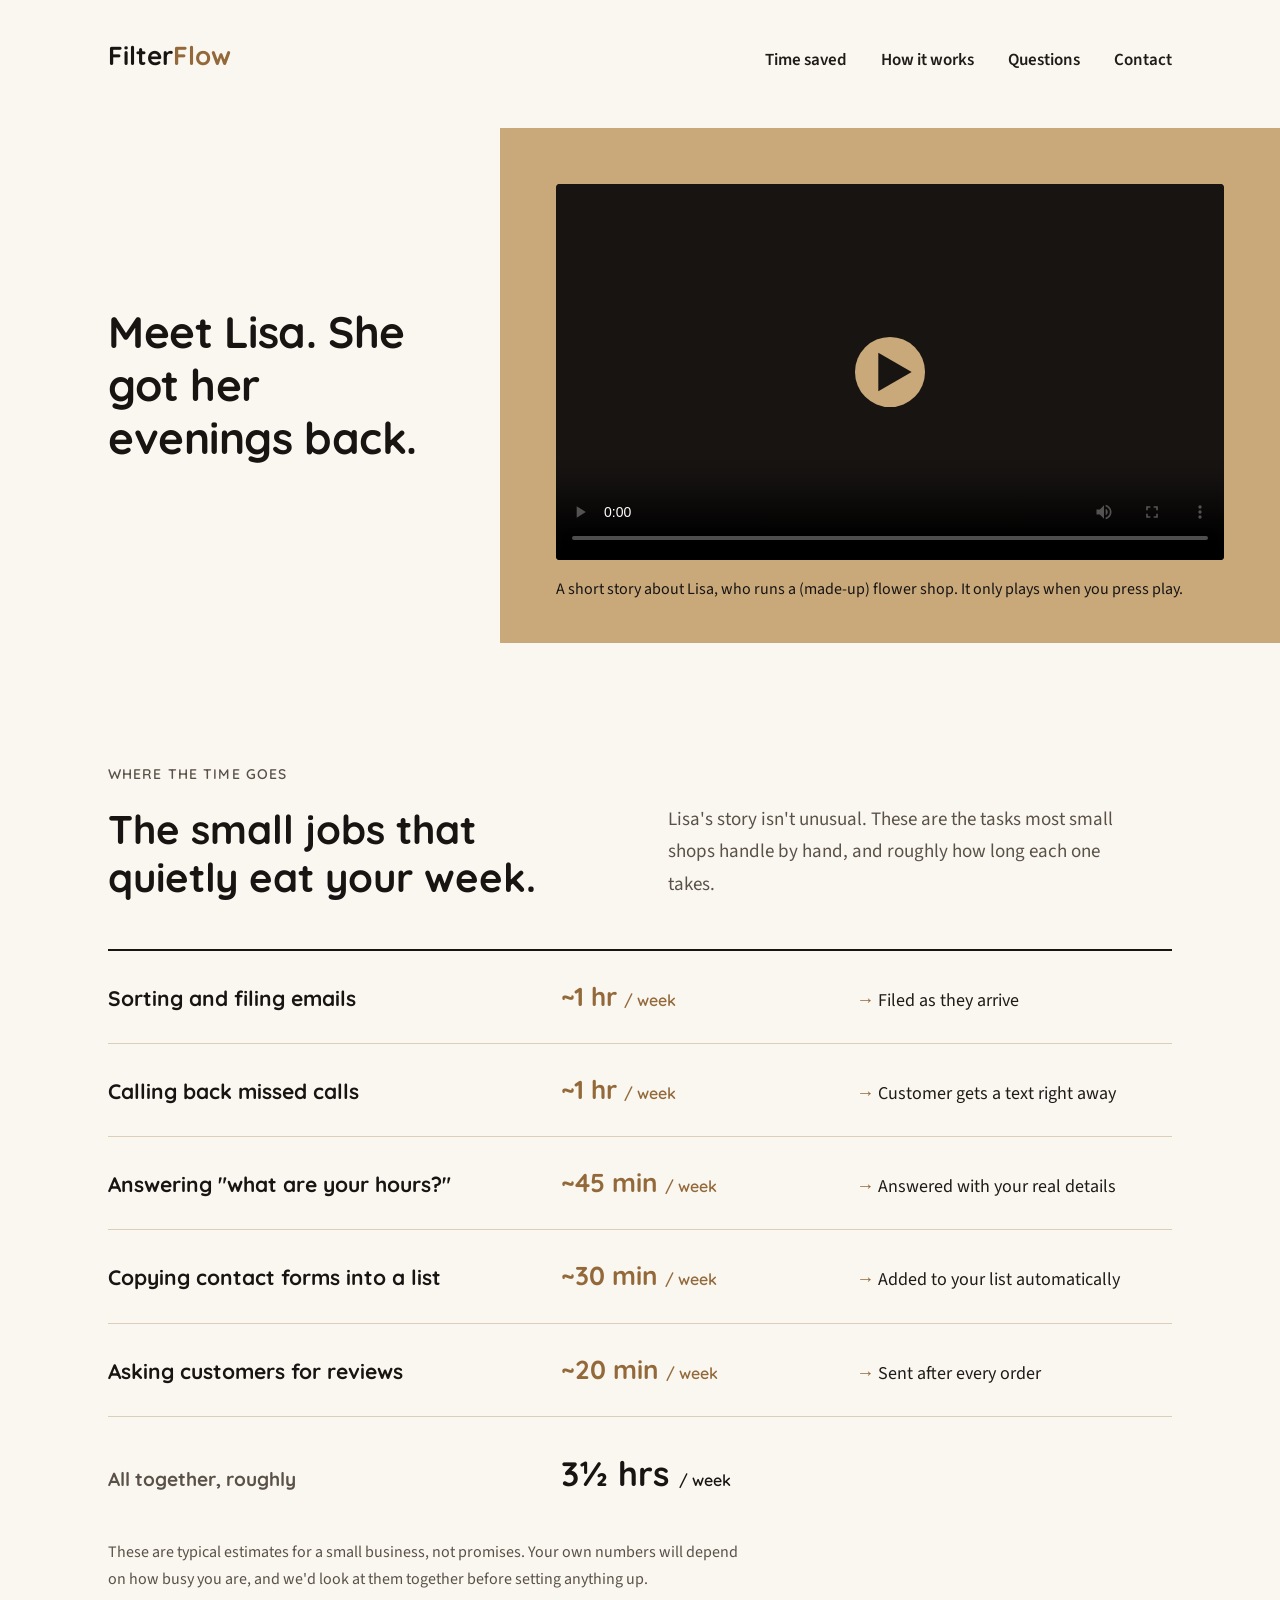
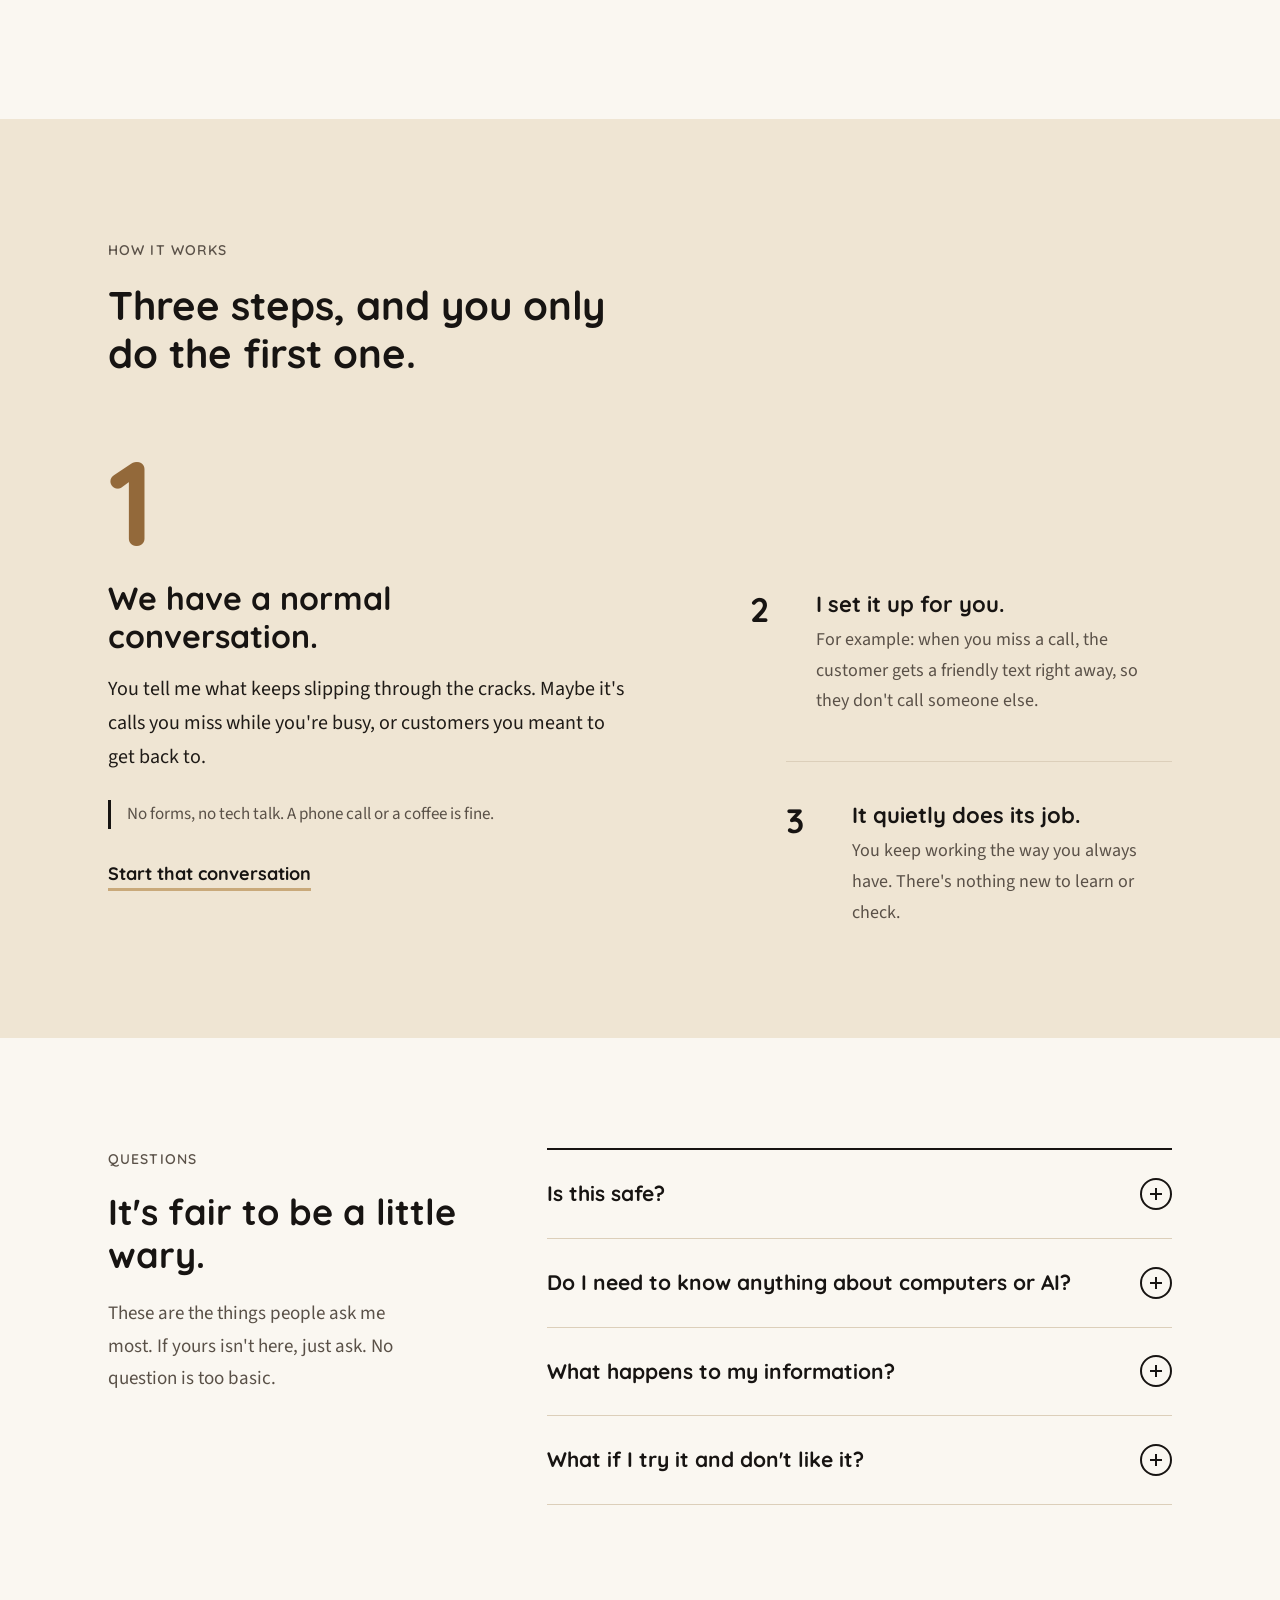
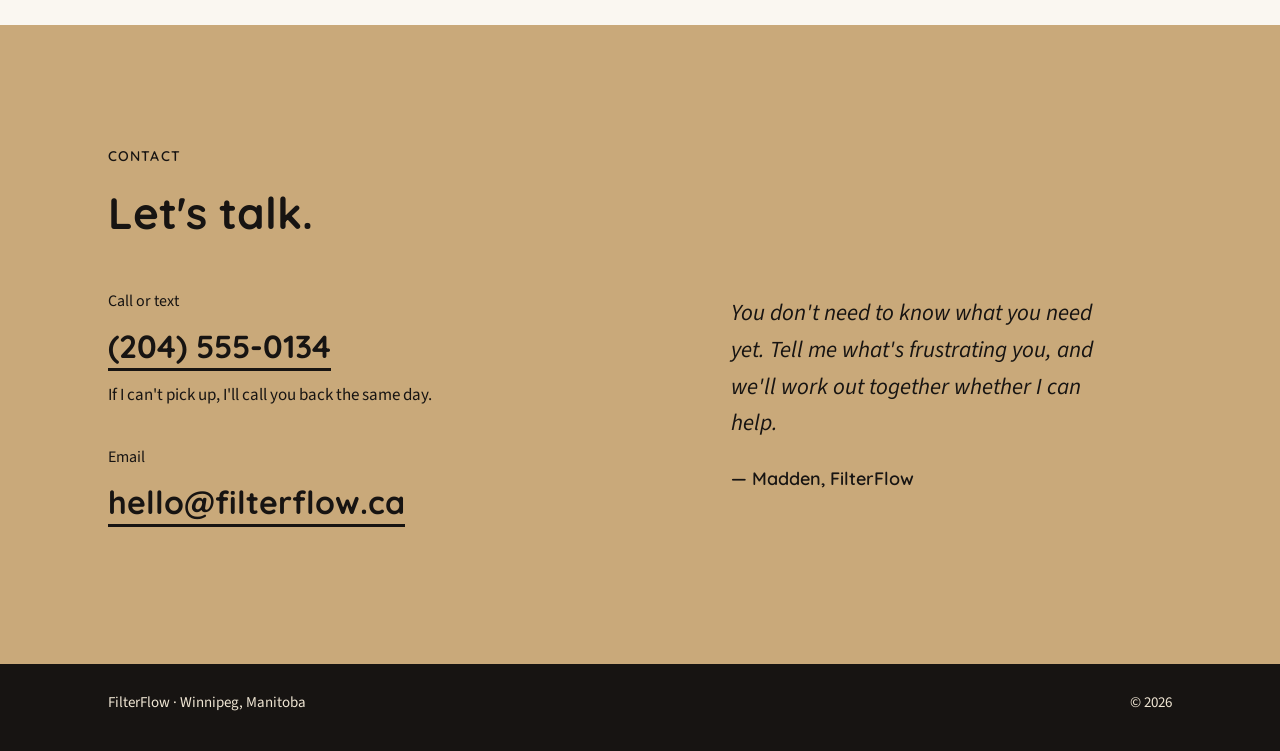
<file: index.html>
<!doctype html>
<html lang="en">
<head>
<meta charset="UTF-8" />
<meta name="viewport" content="width=device-width, initial-scale=1.0" />
<title>FilterFlow — Never miss a customer's call again</title>
<meta name="description" content="FilterFlow sets up small, simple helpers for local businesses so calls, messages and follow-ups stop slipping through the cracks. No technical knowledge needed." />

<link rel="preload" href="fonts/quicksand-normal.woff2" as="font" type="font/woff2" crossorigin>
<link rel="stylesheet" href="fonts/fonts.css">

<style>
  :root {
    --tan: #C9A97A;          /* main brand colour: big panels */
    --tan-deep: #93693A;     /* tan that stays readable as text on cream */
    --tan-light: #EFE5D3;    /* quiet section background */
    --cream: #FAF7F1;        /* page background */
    --black: #171412;        /* accents, headings */
    --ink: #1F1B17;          /* body text */
    --ink-soft: #5A5148;     /* secondary text */
    --rule: #DCCFBA;         /* thin dividers */

    --max: 1120px;
    --pad: 28px;
  }

  * { box-sizing: border-box; }
  html { scroll-behavior: smooth; }

  body {
    margin: 0;
    background: var(--cream);
    color: var(--ink);
    font-family: 'Source Sans 3', sans-serif;
    font-size: 19px;
    line-height: 1.7;
    overflow-x: clip;
  }

  h1, h2, h3 {
    font-family: 'Quicksand', sans-serif;
    font-weight: 700;
    color: var(--black);
    margin: 0;
    line-height: 1.2;
  }

  p { margin: 0 0 1em; }
  a { color: inherit; }

  :focus-visible {
    outline: 3px solid var(--black);
    outline-offset: 3px;
    border-radius: 2px;
  }

  .wrap {
    max-width: var(--max);
    margin: 0 auto;
    padding: 0 var(--pad);
  }

  .label {
    display: block;
    font-family: 'Quicksand', sans-serif;
    font-weight: 600;
    font-size: 14px;
    letter-spacing: 0.08em;
    text-transform: uppercase;
    color: var(--ink-soft);
    margin-bottom: 18px;
  }

  /* ---------- Header ---------- */

  .site-header .wrap {
    display: flex;
    align-items: baseline;
    justify-content: space-between;
    flex-wrap: wrap;
    gap: 12px 40px;
    padding-top: 34px;
    padding-bottom: 10px;
  }

  .wordmark {
    font-family: 'Quicksand', sans-serif;
    font-weight: 700;
    font-size: 26px;
    color: var(--black);
    text-decoration: none;
  }
  .wordmark span { color: var(--tan-deep); }

  .site-nav ul {
    list-style: none;
    display: flex;
    flex-wrap: wrap;
    gap: 8px 34px;
    margin: 0;
    padding: 0;
  }

  .site-nav a {
    font-weight: 600;
    font-size: 17px;
    color: var(--ink);
    text-decoration: none;
    padding: 4px 0;
    border-bottom: 2px solid transparent;
  }
  .site-nav a:hover { border-bottom-color: var(--tan); }

  /* ---------- HERO: short headline, video is the focus ---------- */

  .hero .wrap {
    display: grid;
    grid-template-columns: 4fr 8fr;
    gap: 56px;
    align-items: center;
    padding-top: 40px;
  }

  .hero h1 {
    font-size: 44px;
    letter-spacing: -0.01em;
  }

  /* Tan panel runs off the right edge of the screen */
  .hero-panel {
    background: var(--tan);
    margin-right: calc(-1 * var(--pad) - max(0px, (100vw - var(--max)) / 2));
    padding: 56px 56px 40px;
  }

  .video-wrap {
    max-width: 720px;
    background: var(--black);
    border-radius: 4px;
    overflow: hidden;
  }

  .video-wrap video {
    display: block;
    width: 100%;
    aspect-ratio: 16 / 9;
    background: var(--black);
  }

  .video-note {
    color: var(--black);
    font-size: 16px;
    margin: 16px 0 0;
    max-width: 720px;
  }

  /* ---------- TIME STATS ---------- */

  .stats .wrap { padding-top: 120px; padding-bottom: 110px; }

  .stats-head {
    display: grid;
    grid-template-columns: 1fr 1fr;
    gap: 56px;
    align-items: end;
    margin-bottom: 48px;
  }

  .stats h2 { font-size: 40px; max-width: 12em; }
  .stats-head p { color: var(--ink-soft); max-width: 24em; margin: 0; }

  .stat-list {
    list-style: none;
    margin: 0;
    padding: 0;
    border-top: 2px solid var(--black);
  }

  .stat-row {
    display: grid;
    grid-template-columns: 1.6fr 1fr 1.2fr;
    gap: 32px;
    align-items: baseline;
    padding: 24px 0;
    border-bottom: 1px solid var(--rule);
  }

  .stat-task {
    font-family: 'Quicksand', sans-serif;
    font-weight: 700;
    font-size: 21px;
    color: var(--black);
  }

  .stat-before {
    font-family: 'Quicksand', sans-serif;
    font-weight: 700;
    font-size: 26px;
    color: var(--tan-deep);
    white-space: nowrap;
  }
  .stat-before small {
    font-size: 16px;
    font-weight: 600;
  }

  .stat-after {
    font-size: 18px;
    color: var(--ink);
  }
  .stat-after::before {
    content: "→ ";
    color: var(--tan-deep);
    font-weight: 600;
  }

  .stat-total {
    display: grid;
    grid-template-columns: 1.6fr 1fr 1.2fr;
    gap: 32px;
    align-items: baseline;
    padding: 28px 0 0;
  }
  .stat-total .stat-task { font-size: 19px; color: var(--ink-soft); }
  .stat-total .stat-before { font-size: 34px; color: var(--black); }

  .fine-print {
    font-size: 16px;
    color: var(--ink-soft);
    margin-top: 36px;
    max-width: 40em;
  }

  /* ---------- HOW IT WORKS ---------- */

  .how { background: var(--tan-light); }
  .how .wrap { padding-top: 120px; padding-bottom: 110px; }

  .how h2 { font-size: 40px; max-width: 13em; }

  .how-grid {
    display: grid;
    grid-template-columns: 1.35fr 1fr;
    gap: 72px;
    margin-top: 64px;
  }

  .step-num {
    font-family: 'Quicksand', sans-serif;
    font-weight: 700;
    line-height: 1;
    display: block;
    color: var(--black);
  }

  /* Step 1 is the one a visitor acts on, so it carries the weight */
  .step-first .step-num { font-size: 120px; color: var(--tan-deep); margin-bottom: 18px; }
  .step-first h3 { font-size: 32px; margin-bottom: 16px; max-width: 12em; }
  .step-first p { font-size: 20px; max-width: 26em; }

  .step-first .aside {
    font-size: 17px;
    color: var(--ink-soft);
    border-left: 3px solid var(--black);
    padding-left: 16px;
    margin: 26px 0 30px;
  }

  .text-link {
    font-family: 'Quicksand', sans-serif;
    font-weight: 700;
    font-size: 18px;
    color: var(--black);
    text-decoration: none;
    border-bottom: 3px solid var(--tan);
    padding-bottom: 3px;
  }
  .text-link:hover { border-bottom-color: var(--black); }

  /* Steps 2 and 3 sit lower and quieter, like what naturally follows */
  .steps-after { padding-top: 150px; }

  .step-later + .step-later {
    margin-top: 44px;
    padding-top: 40px;
    border-top: 1px solid var(--rule);
    margin-left: 36px;
  }

  .step-later { display: grid; grid-template-columns: 48px 1fr; gap: 18px; }
  .step-later .step-num { font-size: 34px; padding-top: 2px; }
  .step-later h3 { font-size: 22px; margin-bottom: 8px; }
  .step-later p { font-size: 18px; color: var(--ink-soft); margin: 0; }

  /* ---------- FAQ ---------- */

  .faq .wrap {
    padding-top: 110px;
    padding-bottom: 120px;
    display: grid;
    grid-template-columns: 1fr 1.7fr;
    gap: 72px;
    align-items: start;
  }

  .faq h2 { font-size: 36px; margin-bottom: 22px; }
  .faq-side p { color: var(--ink-soft); max-width: 17em; }

  .faq-list { border-top: 2px solid var(--black); }

  details { border-bottom: 1px solid var(--rule); }

  summary {
    list-style: none;
    cursor: pointer;
    display: grid;
    grid-template-columns: 1fr 32px;
    gap: 20px;
    align-items: center;
    padding: 26px 0;
    font-family: 'Quicksand', sans-serif;
    font-weight: 700;
    font-size: 21px;
    color: var(--black);
  }
  summary::-webkit-details-marker { display: none; }

  .toggle {
    width: 32px;
    height: 32px;
    border: 2px solid var(--black);
    border-radius: 50%;
    position: relative;
  }
  .toggle::before, .toggle::after {
    content: "";
    position: absolute;
    left: 50%;
    top: 50%;
    background: var(--black);
    transform: translate(-50%, -50%);
  }
  .toggle::before { width: 12px; height: 2px; }
  .toggle::after  { width: 2px; height: 12px; }
  details[open] .toggle::after { display: none; }

  .answer { padding: 0 52px 28px 0; }
  .answer p { max-width: 34em; }
  .answer p:last-child { margin-bottom: 0; }

  /* ---------- CONTACT (tan) ---------- */

  .contact { background: var(--tan); }

  .contact .wrap {
    padding-top: 120px;
    padding-bottom: 100px;
    display: grid;
    grid-template-columns: 1.25fr 1fr;
    gap: 72px;
    align-items: start;
  }

  .contact .label { color: var(--black); }
  .contact h2 { font-size: 44px; margin-bottom: 48px; }

  .reach { margin-bottom: 34px; }
  .reach-kind {
    display: block;
    font-size: 16px;
    color: var(--black);
    margin-bottom: 4px;
  }
  .reach a {
    font-family: 'Quicksand', sans-serif;
    font-weight: 700;
    font-size: 32px;
    color: var(--black);
    text-decoration: none;
    border-bottom: 3px solid var(--black);
    padding-bottom: 2px;
    overflow-wrap: anywhere;
  }
  .reach a:hover { border-bottom-color: var(--cream); }

  .reach-hours { color: var(--black); font-size: 17px; margin-top: 8px; }

  .closing { padding-top: 150px; }
  .closing p {
    font-size: 23px;
    line-height: 1.6;
    font-style: italic;
    color: var(--black);
    max-width: 17em;
  }
  .closing .sig {
    font-family: 'Quicksand', sans-serif;
    font-weight: 600;
    font-style: normal;
    font-size: 18px;
  }

  .site-footer { background: var(--black); color: var(--tan-light); font-size: 15px; }
  .site-footer .wrap {
    padding-top: 26px;
    padding-bottom: 36px;
    display: flex;
    justify-content: space-between;
    flex-wrap: wrap;
    gap: 8px 24px;
  }

  /* ---------- Smaller screens ---------- */

  @media (max-width: 960px) {
    .hero .wrap,
    .stats-head,
    .how-grid,
    .faq .wrap,
    .contact .wrap { grid-template-columns: 1fr; }

    .hero .wrap { gap: 32px; padding-top: 48px; }
    .hero-panel { padding: 32px 28px 28px; }
    .stats-head { gap: 20px; }
    .steps-after { padding-top: 0; }
    .closing { padding-top: 0; }
    .faq .wrap, .contact .wrap { gap: 40px; }
  }

  @media (max-width: 720px) {
    .stat-row, .stat-total {
      grid-template-columns: 1fr auto;
      gap: 4px 20px;
    }
    .stat-row .stat-after { grid-column: 1 / -1; }
    .stat-total { grid-template-columns: 1fr auto; }
  }

  @media (max-width: 640px) {
    :root { --pad: 20px; }
    body { font-size: 18px; }
    .hero h1 { font-size: 34px; }
    .stats h2, .how h2 { font-size: 31px; }
    .faq h2 { font-size: 30px; }
    .contact h2 { font-size: 34px; }
    .stats .wrap, .how .wrap, .faq .wrap, .contact .wrap { padding-top: 72px; padding-bottom: 72px; }
    .stat-task { font-size: 19px; }
    .stat-before { font-size: 22px; }
    .stat-total .stat-before { font-size: 28px; }
    .step-first .step-num { font-size: 84px; }
    .step-first h3 { font-size: 27px; }
    .reach a { font-size: 25px; }
    .closing p { font-size: 20px; }
    .step-later + .step-later { margin-left: 0; }
    summary { font-size: 19px; }
    .answer { padding-right: 0; }
    .site-nav ul { gap: 6px 22px; }
    .site-nav a { font-size: 16px; }
  }
</style>
</head>
<body>

<!-- ================= HEADER ================= -->
<header class="site-header">
  <div class="wrap">
    <a class="wordmark" href="#top" id="top">Filter<span>Flow</span></a>
    <nav class="site-nav" aria-label="Main">
      <ul>
        <li><a href="#time">Time saved</a></li>
        <li><a href="#how-it-works">How it works</a></li>
        <li><a href="#questions">Questions</a></li>
        <li><a href="#contact">Contact</a></li>
      </ul>
    </nav>
  </div>
</header>

<!-- ================= HERO ================= -->
<section class="hero" aria-label="Introduction">
  <div class="wrap">
    <h1>Meet Lisa. She got her evenings back.</h1>

    <div class="hero-panel">
      <div class="video-wrap">
        <!--
          PLACEHOLDER VIDEO: the Lisa flower-shop story.
          When it's ready, add it like this inside the <video> tag:
            <source src="lisa-flower-shop.mp4" type="video/mp4">
          It will NOT autoplay. Visitors press play themselves.
        -->
        <video controls preload="none" playsinline
          poster="data:image/svg+xml,%3Csvg xmlns='http://www.w3.org/2000/svg' viewBox='0 0 1600 900'%3E%3Crect width='1600' height='900' fill='%23171412'/%3E%3Ccircle cx='800' cy='450' r='84' fill='%23C9A97A'/%3E%3Cpolygon points='772,404 772,496 852,450' fill='%23171412'/%3E%3C/svg%3E">
          Your browser can't play this video. You can still reach me using the phone number or email further down the page.
        </video>
      </div>
      <p class="video-note">A short story about Lisa, who runs a (made-up) flower shop. It only plays when you press play.</p>
    </div>
  </div>
</section>

<!-- ================= TIME SAVED ================= -->
<section class="stats" id="time">
  <div class="wrap">
    <div class="stats-head">
      <div>
        <span class="label">Where the time goes</span>
        <h2>The small jobs that quietly eat your week.</h2>
      </div>
      <p>Lisa's story isn't unusual. These are the tasks most small shops handle by hand, and roughly how long each one takes.</p>
    </div>

    <ul class="stat-list">
      <li class="stat-row">
        <span class="stat-task">Sorting and filing emails</span>
        <span class="stat-before">~1 hr <small>/ week</small></span>
        <span class="stat-after">Filed as they arrive</span>
      </li>
      <li class="stat-row">
        <span class="stat-task">Calling back missed calls</span>
        <span class="stat-before">~1 hr <small>/ week</small></span>
        <span class="stat-after">Customer gets a text right away</span>
      </li>
      <li class="stat-row">
        <span class="stat-task">Answering "what are your hours?"</span>
        <span class="stat-before">~45 min <small>/ week</small></span>
        <span class="stat-after">Answered with your real details</span>
      </li>
      <li class="stat-row">
        <span class="stat-task">Copying contact forms into a list</span>
        <span class="stat-before">~30 min <small>/ week</small></span>
        <span class="stat-after">Added to your list automatically</span>
      </li>
      <li class="stat-row">
        <span class="stat-task">Asking customers for reviews</span>
        <span class="stat-before">~20 min <small>/ week</small></span>
        <span class="stat-after">Sent after every order</span>
      </li>
    </ul>

    <div class="stat-total">
      <span class="stat-task">All together, roughly</span>
      <span class="stat-before">3½ hrs <small>/ week</small></span>
    </div>

    <p class="fine-print">These are typical estimates for a small business, not promises. Your own numbers will depend on how busy you are, and we'd look at them together before setting anything up.</p>
  </div>
</section>

<!-- ================= HOW IT WORKS ================= -->
<section class="how" id="how-it-works">
  <div class="wrap">
    <span class="label">How it works</span>
    <h2>Three steps, and you only do the first one.</h2>

    <div class="how-grid">
      <div class="step-first">
        <span class="step-num" aria-hidden="true">1</span>
        <h3>We have a normal conversation.</h3>
        <p>You tell me what keeps slipping through the cracks. Maybe it's calls you miss while you're busy, or customers you meant to get back to.</p>
        <p class="aside">No forms, no tech talk. A phone call or a coffee is fine.</p>
        <a class="text-link" href="#contact">Start that conversation</a>
      </div>

      <div class="steps-after">
        <div class="step-later">
          <span class="step-num" aria-hidden="true">2</span>
          <div>
            <h3>I set it up for you.</h3>
            <p>For example: when you miss a call, the customer gets a friendly text right away, so they don't call someone else.</p>
          </div>
        </div>

        <div class="step-later">
          <span class="step-num" aria-hidden="true">3</span>
          <div>
            <h3>It quietly does its job.</h3>
            <p>You keep working the way you always have. There's nothing new to learn or check.</p>
          </div>
        </div>
      </div>
    </div>
  </div>
</section>

<!-- ================= QUESTIONS ================= -->
<section class="faq" id="questions">
  <div class="wrap">
    <div class="faq-side">
      <span class="label">Questions</span>
      <h2>It's fair to be a little wary.</h2>
      <p>These are the things people ask me most. If yours isn't here, just ask. No question is too basic.</p>
    </div>

    <div class="faq-list">
      <details>
        <summary>Is this safe?<span class="toggle" aria-hidden="true"></span></summary>
        <div class="answer">
          <p>Yes. When anything connects to your email or phone, you sign in yourself on that company's own official screen, like Google's or Microsoft's.</p>
          <p>I never see your password. You can switch the connection off yourself, any time.</p>
        </div>
      </details>

      <details>
        <summary>Do I need to know anything about computers or AI?<span class="toggle" aria-hidden="true"></span></summary>
        <div class="answer">
          <p>No. I do all the setting up. After that, there's nothing for you to open, learn or keep an eye on.</p>
          <p>If something ever needs your attention, I'll explain it in plain words.</p>
        </div>
      </details>

      <details>
        <summary>What happens to my information?<span class="toggle" aria-hidden="true"></span></summary>
        <div class="answer">
          <p>Each helper only sees the one thing it's for, like new messages in one inbox. It doesn't see the rest of your account or your files.</p>
          <p>Before we connect anything, we'll read the permission screen together, so you know exactly what it can and can't do.</p>
        </div>
      </details>

      <details>
        <summary>What if I try it and don't like it?<span class="toggle" aria-hidden="true"></span></summary>
        <div class="answer">
          <p>Then we switch it off. There's no contract to get out of, and turning it off is as easy as turning it on was.</p>
        </div>
      </details>
    </div>
  </div>
</section>

<!-- ================= CONTACT ================= -->
<section class="contact" id="contact">
  <div class="wrap">
    <div>
      <span class="label">Contact</span>
      <h2>Let's talk.</h2>

      <!-- PLACEHOLDER CONTACT DETAILS: replace the number and email below (both the text and the link) -->
      <div class="reach">
        <span class="reach-kind">Call or text</span>
        <a href="tel:+12045550134">(204) 555-0134</a>
        <p class="reach-hours">If I can't pick up, I'll call you back the same day.</p>
      </div>

      <div class="reach">
        <span class="reach-kind">Email</span>
        <a href="mailto:hello@filterflow.ca">hello@filterflow.ca</a>
      </div>
    </div>

    <div class="closing">
      <p>You don't need to know what you need yet. Tell me what's frustrating you, and we'll work out together whether I can help.</p>
      <p class="sig">— Madden, FilterFlow</p>
    </div>
  </div>
</section>

<footer class="site-footer">
  <div class="wrap">
    <span>FilterFlow · Winnipeg, Manitoba</span>
    <span>© 2026</span>
  </div>
</footer>

</body>
</html>
</file>
<file: fonts/fonts.css>
/* Latin subsets of Quicksand and Source Sans 3 (SIL Open Font License), self-hosted. */
@font-face {
  font-family: 'Quicksand';
  font-style: normal;
  font-weight: 500 700;
  font-display: swap;
  src: url(quicksand-normal.woff2) format('woff2');
  unicode-range: U+0000-00FF, U+0131, U+0152-0153, U+02BB-02BC, U+02C6, U+02DA, U+02DC, U+0304, U+0308, U+0329, U+2000-206F, U+20AC, U+2122, U+2191, U+2193, U+2212, U+2215, U+FEFF, U+FFFD;
}
@font-face {
  font-family: 'Source Sans 3';
  font-style: italic;
  font-weight: 400;
  font-display: swap;
  src: url(source-sans-3-italic.woff2) format('woff2');
  unicode-range: U+0000-00FF, U+0131, U+0152-0153, U+02BB-02BC, U+02C6, U+02DA, U+02DC, U+0304, U+0308, U+0329, U+2000-206F, U+20AC, U+2122, U+2191, U+2193, U+2212, U+2215, U+FEFF, U+FFFD;
}
@font-face {
  font-family: 'Source Sans 3';
  font-style: normal;
  font-weight: 400 600;
  font-display: swap;
  src: url(source-sans-3-normal.woff2) format('woff2');
  unicode-range: U+0000-00FF, U+0131, U+0152-0153, U+02BB-02BC, U+02C6, U+02DA, U+02DC, U+0304, U+0308, U+0329, U+2000-206F, U+20AC, U+2122, U+2191, U+2193, U+2212, U+2215, U+FEFF, U+FFFD;
}
</file>
